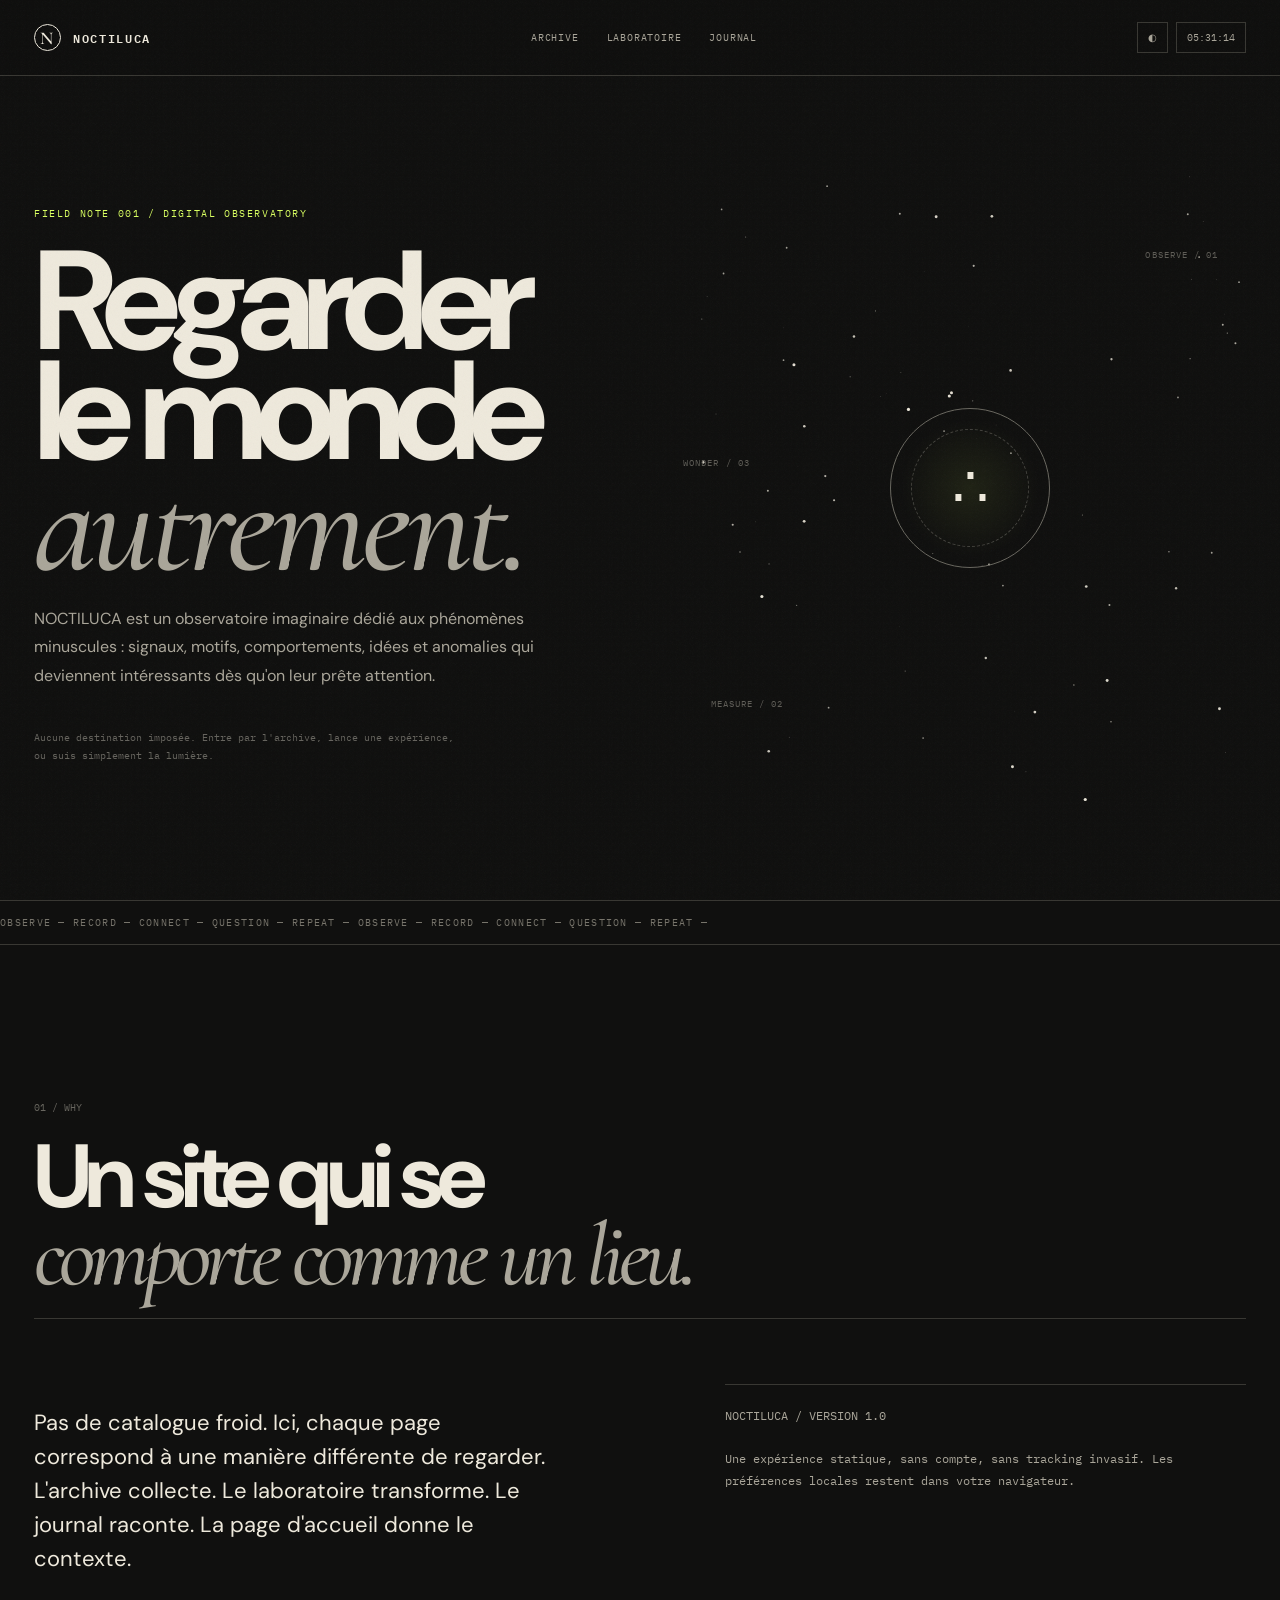
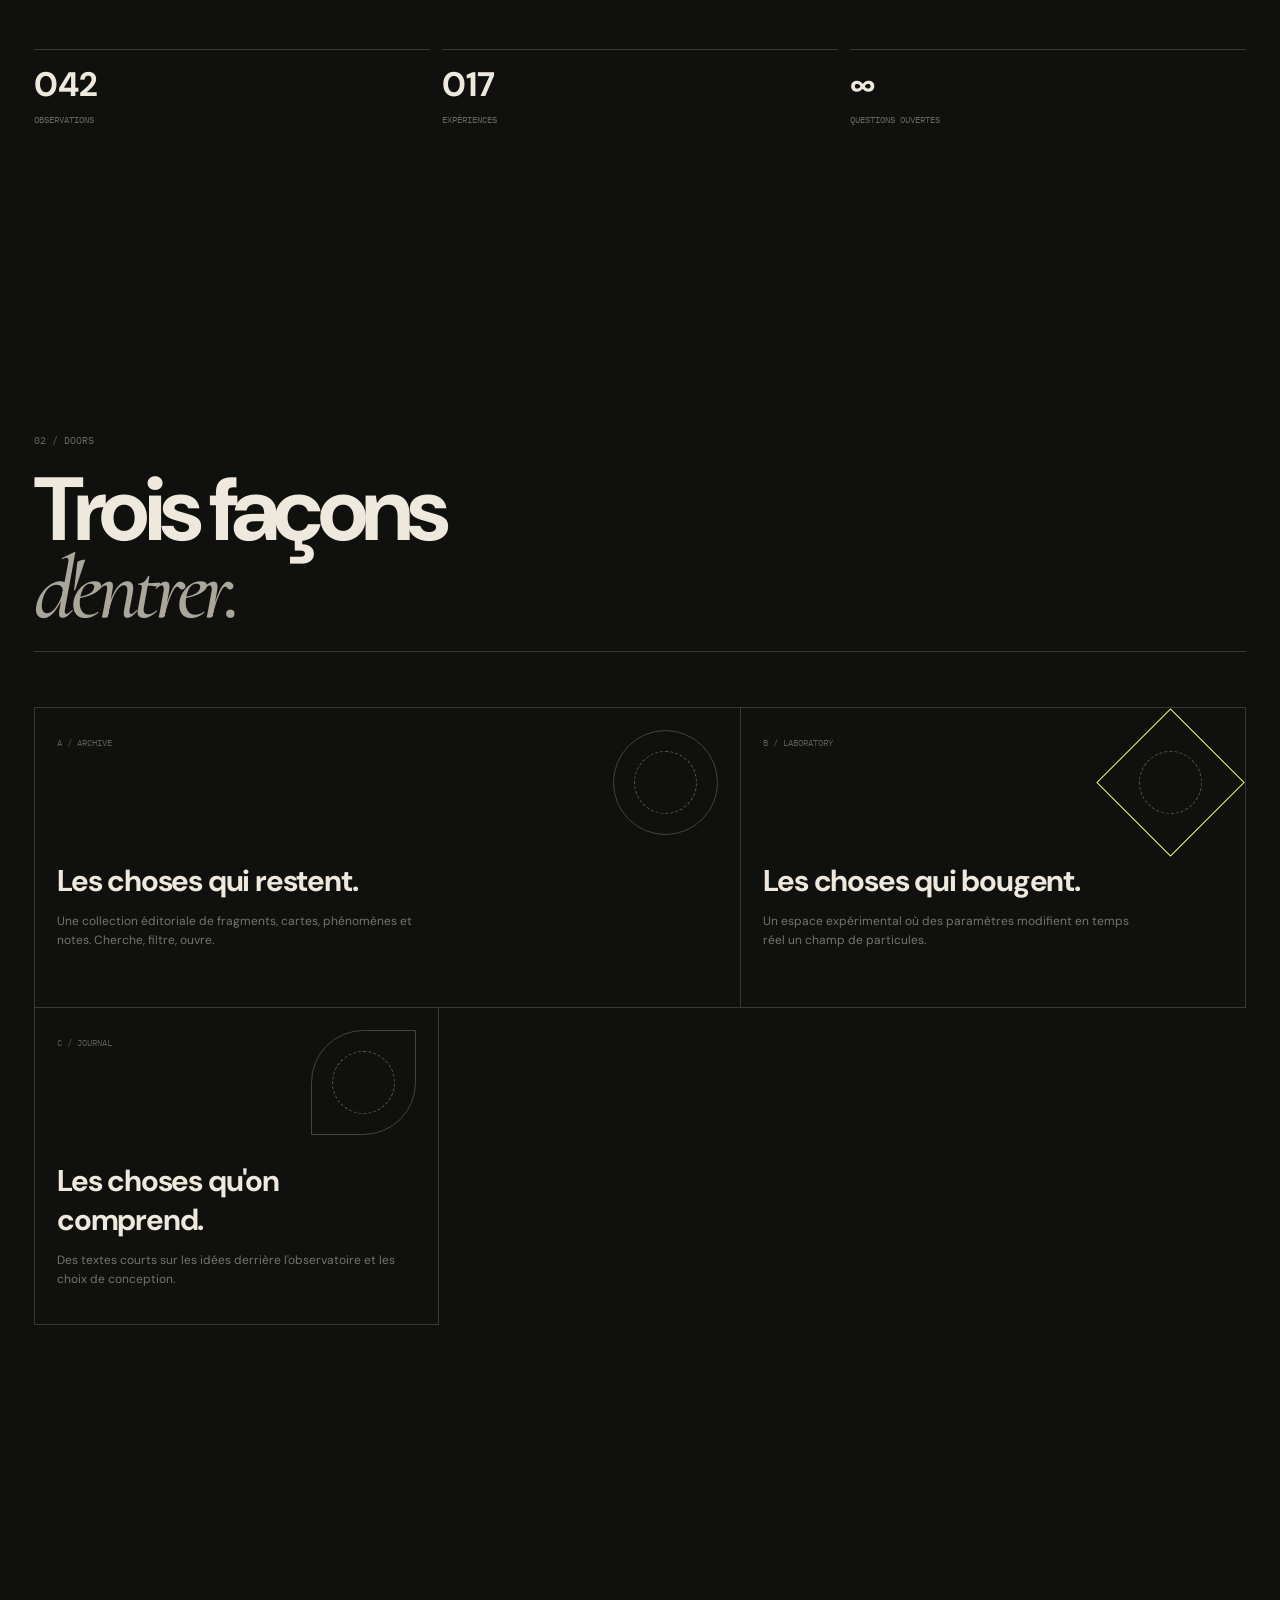
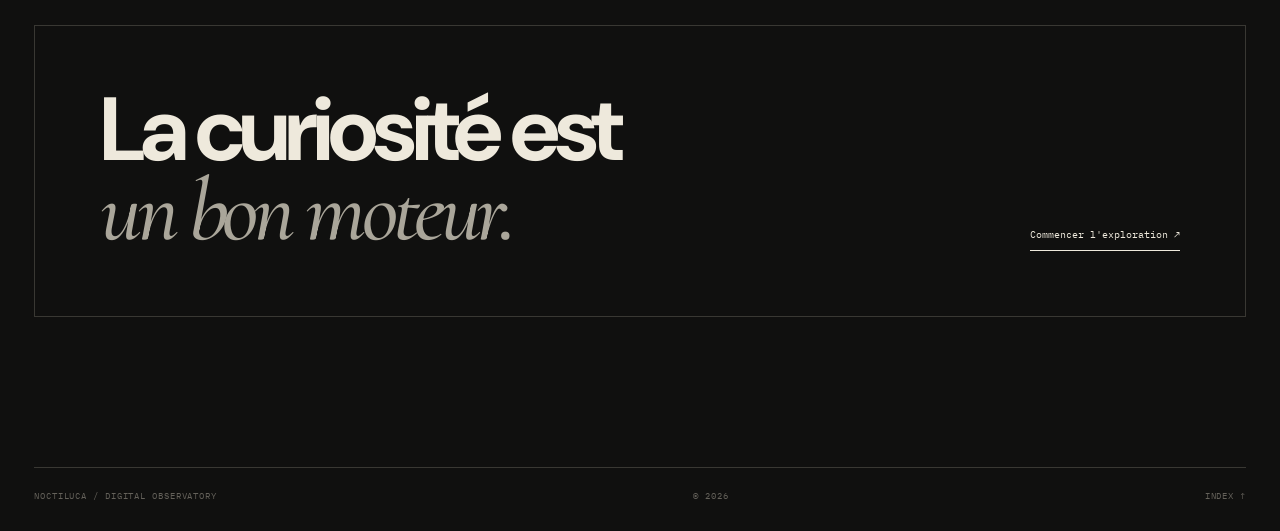
<file: index.html>
<!doctype html><html lang="fr"><head><meta charset="utf-8"><meta name="viewport" content="width=device-width,initial-scale=1"><meta name="description" content="NOCTILUCA — un observatoire numérique pour explorer phénomènes, idées et expériences."><title>NOCTILUCA — Digital Observatory</title><link href="https://fonts.googleapis.com/css2?family=Cormorant+Garamond:ital,wght@0,500;1,500&family=DM+Sans:wght@400;500;600;700&family=IBM+Plex+Mono:wght@400;500&display=swap" rel="stylesheet"><link rel="stylesheet" href="styles.css"></head><body><div class="grain"></div><header class="nav"><a class="logo" href="index.html"><span class="logo-mark">N</span> NOCTILUCA</a><nav class="nav-links"><a class="" href="archive.html">Archive</a><a class="" href="lab.html">Laboratoire</a><a class="" href="journal.html">Journal</a></nav><div class="nav-tools"><button class="mini" id="theme" aria-label="Changer de thème">◐</button><span class="mini" id="clock">00:00:00</span></div></header><main class="page"><section class="hero shell"><div><span class="eyebrow">FIELD NOTE 001 / DIGITAL OBSERVATORY</span><h1>Regarder<br>le monde<br><em>autrement.</em></h1><p class="lead">NOCTILUCA est un observatoire imaginaire dédié aux phénomènes minuscules : signaux, motifs, comportements, idées et anomalies qui deviennent intéressants dès qu'on leur prête attention.</p><p class="hero-note">Aucune destination imposée. Entre par l'archive, lance une expérience, ou suis simplement la lumière.</p></div><div class="portal"><canvas id="stars"></canvas><div class="portal-core"><b>∴</b></div><span class="orbit-label ol1">OBSERVE / 01</span><span class="orbit-label ol2">MEASURE / 02</span><span class="orbit-label ol3">WONDER / 03</span></div></section><div class="marquee"><div class="marquee-track">OBSERVE — RECORD — CONNECT — QUESTION — REPEAT — OBSERVE — RECORD — CONNECT — QUESTION — REPEAT —</div></div><section class="section shell"><div class="section-head"><div><span class="section-no">01 / WHY</span><h2>Un site qui se<br><em>comporte comme un lieu.</em></h2></div></div><div class="manifest"><p>Pas de catalogue froid. Ici, chaque page correspond à une manière différente de regarder. L'archive collecte. Le laboratoire transforme. Le journal raconte. La page d'accueil donne le contexte.</p><aside>NOCTILUCA / VERSION 1.0<br><br>Une expérience statique, sans compte, sans tracking invasif. Les préférences locales restent dans votre navigateur.</aside></div><div class="stats"><div class="stat"><b>042</b><span>observations</span></div><div class="stat"><b>017</b><span>expériences</span></div><div class="stat"><b>∞</b><span>questions ouvertes</span></div></div></section><section class="section shell"><div class="section-head"><div><span class="section-no">02 / DOORS</span><h2>Trois façons<br><em>d'entrer.</em></h2></div></div><div class="tiles"><a class="tile" href="archive.html"><span class="tile-no">A / ARCHIVE</span><div class="tile-art"></div><h3>Les choses qui restent.</h3><p>Une collection éditoriale de fragments, cartes, phénomènes et notes. Cherche, filtre, ouvre.</p></a><a class="tile" href="lab.html"><span class="tile-no">B / LABORATORY</span><div class="tile-art"></div><h3>Les choses qui bougent.</h3><p>Un espace expérimental où des paramètres modifient en temps réel un champ de particules.</p></a><a class="tile" href="journal.html"><span class="tile-no">C / JOURNAL</span><div class="tile-art"></div><h3>Les choses qu'on comprend.</h3><p>Des textes courts sur les idées derrière l'observatoire et les choix de conception.</p></a></div></section><section class="section shell"><div class="cta"><h2>La curiosité est<br><em>un bon moteur.</em></h2><a href="archive.html">Commencer l'exploration ↗</a></div></section></main><footer class="footer shell"><span>NOCTILUCA / DIGITAL OBSERVATORY</span><span>© <span id="year"></span></span><a href="index.html">INDEX ↑</a></footer><script src="app.js"></script></body></html>
</file>
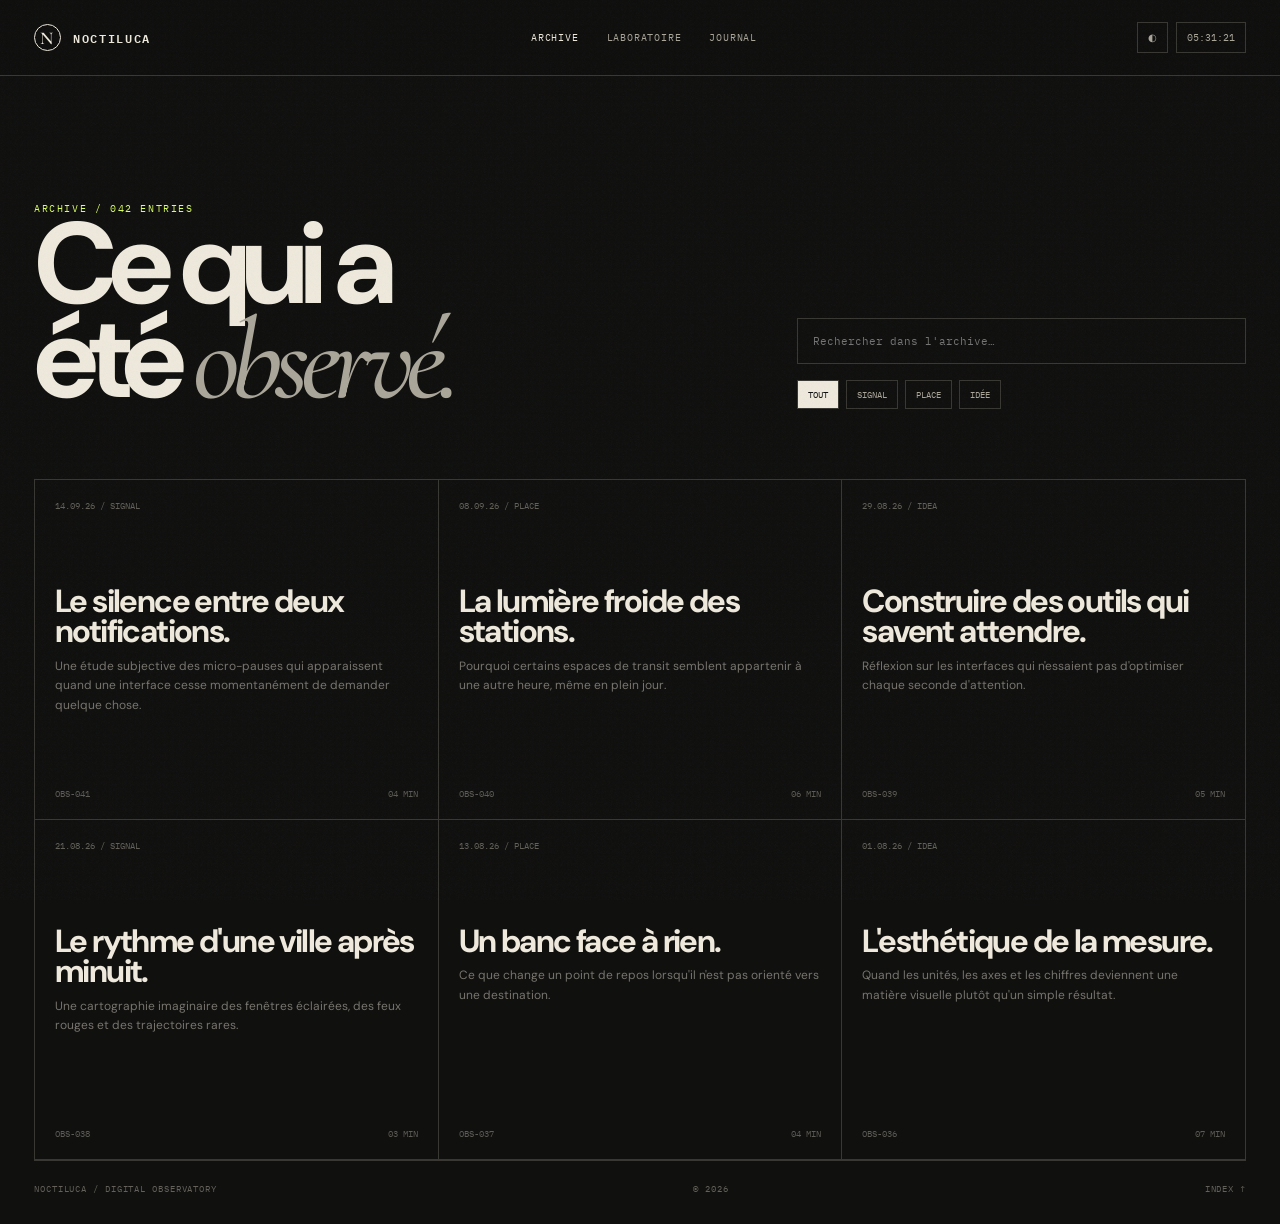
<file: archive.html>
<!doctype html><html lang="fr"><head><meta charset="utf-8"><meta name="viewport" content="width=device-width,initial-scale=1"><title>Archive — NOCTILUCA</title><link href="https://fonts.googleapis.com/css2?family=Cormorant+Garamond:ital,wght@0,500;1,500&family=DM+Sans:wght@400;500;600;700&family=IBM+Plex+Mono:wght@400;500&display=swap" rel="stylesheet"><link rel="stylesheet" href="styles.css"></head><body><div class="grain"></div><header class="nav"><a class="logo" href="index.html"><span class="logo-mark">N</span> NOCTILUCA</a><nav class="nav-links"><a class="active" href="archive.html">Archive</a><a class="" href="lab.html">Laboratoire</a><a class="" href="journal.html">Journal</a></nav><div class="nav-tools"><button class="mini" id="theme" aria-label="Changer de thème">◐</button><span class="mini" id="clock">00:00:00</span></div></header><main class="page shell"><section class="archive-head"><div><span class="eyebrow">ARCHIVE / 042 ENTRIES</span><h1>Ce qui a<br>été <em>observé.</em></h1></div><div class="archive-tools"><div class="search"><input id="query" placeholder="Rechercher dans l'archive…" aria-label="Rechercher"></div><div class="filters"><button class="filter active" data-filter="all">TOUT</button><button class="filter" data-filter="signal">SIGNAL</button><button class="filter" data-filter="place">PLACE</button><button class="filter" data-filter="idea">IDÉE</button></div></div></section><section class="archive-grid">
<article class="entry" data-cat="signal"><span class="entry-date">14.09.26 / SIGNAL</span><h3>Le silence entre deux notifications.</h3><p>Une étude subjective des micro-pauses qui apparaissent quand une interface cesse momentanément de demander quelque chose.</p><div class="entry-foot"><span>OBS-041</span><span>04 MIN</span></div></article>
<article class="entry" data-cat="place"><span class="entry-date">08.09.26 / PLACE</span><h3>La lumière froide des stations.</h3><p>Pourquoi certains espaces de transit semblent appartenir à une autre heure, même en plein jour.</p><div class="entry-foot"><span>OBS-040</span><span>06 MIN</span></div></article>
<article class="entry" data-cat="idea"><span class="entry-date">29.08.26 / IDEA</span><h3>Construire des outils qui savent attendre.</h3><p>Réflexion sur les interfaces qui n'essaient pas d'optimiser chaque seconde d'attention.</p><div class="entry-foot"><span>OBS-039</span><span>05 MIN</span></div></article>
<article class="entry" data-cat="signal"><span class="entry-date">21.08.26 / SIGNAL</span><h3>Le rythme d'une ville après minuit.</h3><p>Une cartographie imaginaire des fenêtres éclairées, des feux rouges et des trajectoires rares.</p><div class="entry-foot"><span>OBS-038</span><span>03 MIN</span></div></article>
<article class="entry" data-cat="place"><span class="entry-date">13.08.26 / PLACE</span><h3>Un banc face à rien.</h3><p>Ce que change un point de repos lorsqu'il n'est pas orienté vers une destination.</p><div class="entry-foot"><span>OBS-037</span><span>04 MIN</span></div></article>
<article class="entry" data-cat="idea"><span class="entry-date">01.08.26 / IDEA</span><h3>L'esthétique de la mesure.</h3><p>Quand les unités, les axes et les chiffres deviennent une matière visuelle plutôt qu'un simple résultat.</p><div class="entry-foot"><span>OBS-036</span><span>07 MIN</span></div></article>
</section></main><footer class="footer shell"><span>NOCTILUCA / DIGITAL OBSERVATORY</span><span>© <span id="year"></span></span><a href="index.html">INDEX ↑</a></footer><script src="app.js"></script></body></html>
</file>
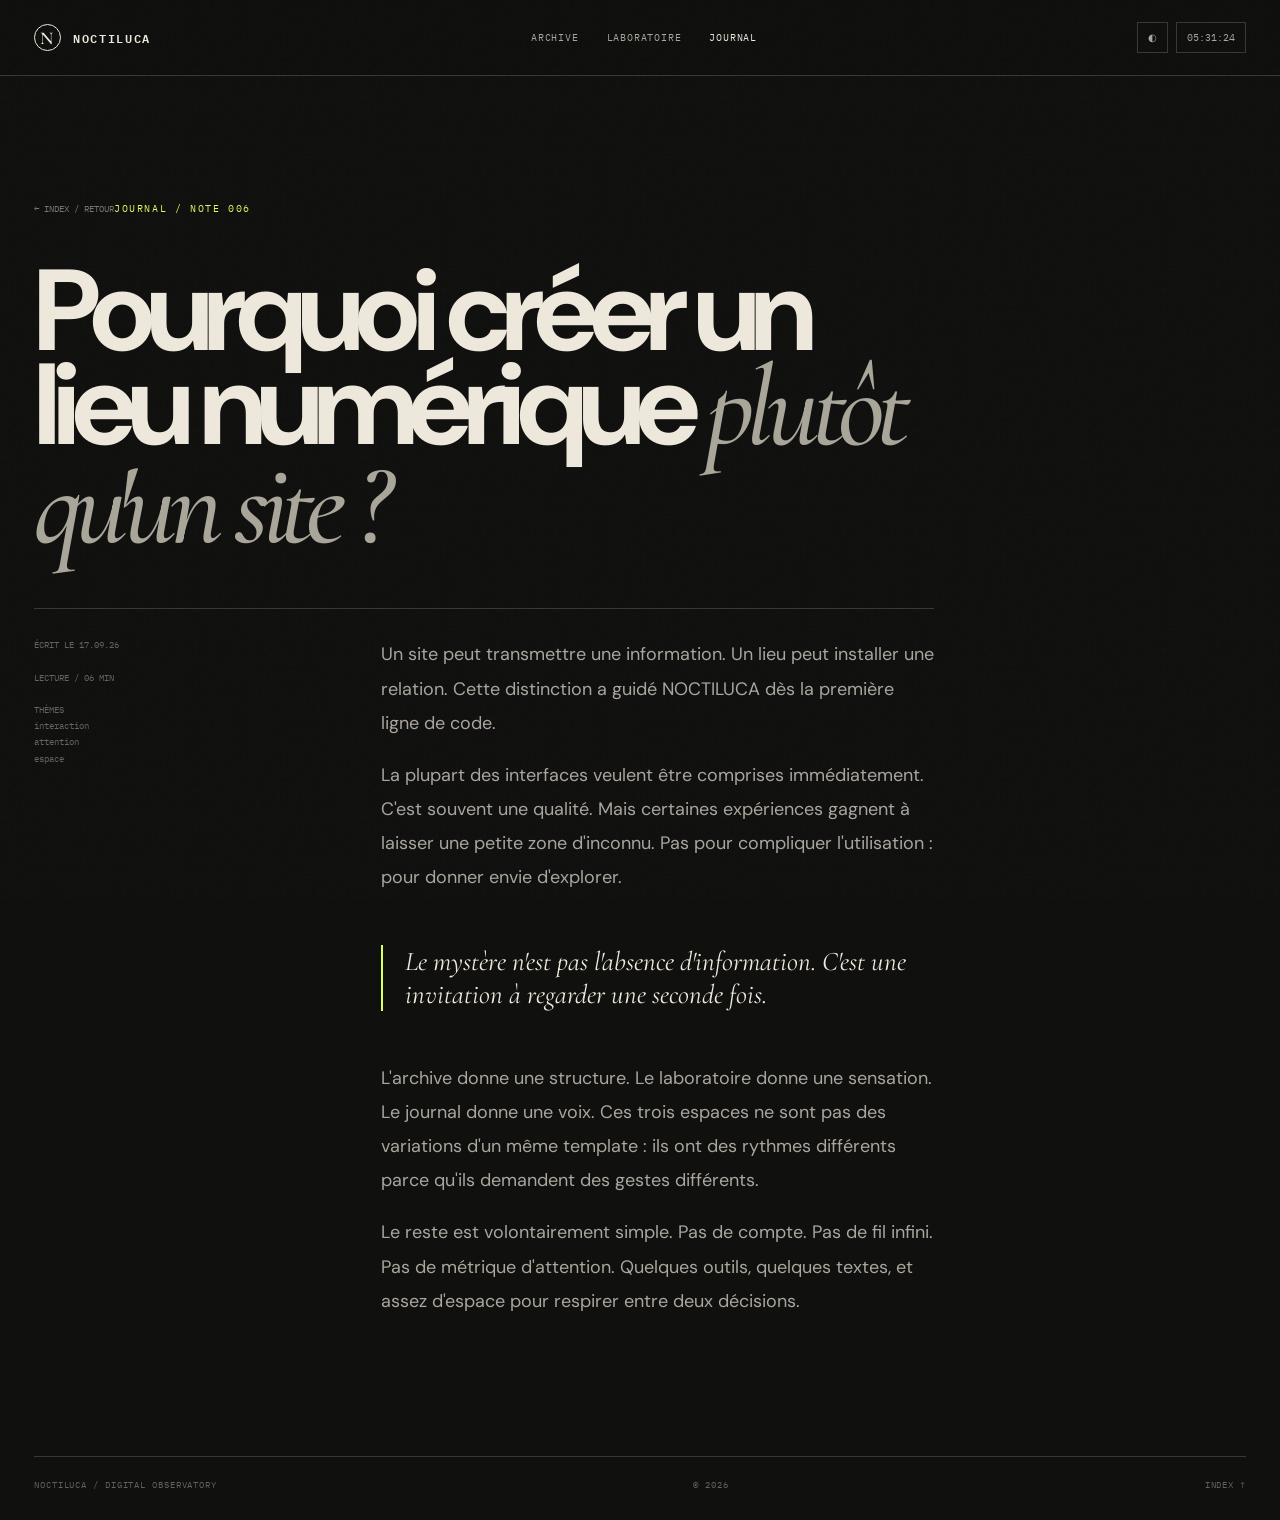
<file: journal.html>
<!doctype html><html lang="fr"><head><meta charset="utf-8"><meta name="viewport" content="width=device-width,initial-scale=1"><title>Journal — NOCTILUCA</title><link href="https://fonts.googleapis.com/css2?family=Cormorant+Garamond:ital,wght@0,500;1,500&family=DM+Sans:wght@400;500;600;700&family=IBM+Plex+Mono:wght@400;500&display=swap" rel="stylesheet"><link rel="stylesheet" href="styles.css"></head><body><div class="grain"></div><header class="nav"><a class="logo" href="index.html"><span class="logo-mark">N</span> NOCTILUCA</a><nav class="nav-links"><a class="" href="archive.html">Archive</a><a class="" href="lab.html">Laboratoire</a><a class="active" href="journal.html">Journal</a></nav><div class="nav-tools"><button class="mini" id="theme" aria-label="Changer de thème">◐</button><span class="mini" id="clock">00:00:00</span></div></header><main class="page shell"><article class="article"><a class="back" href="index.html">← INDEX / RETOUR</a><span class="eyebrow">JOURNAL / NOTE 006</span><h1>Pourquoi créer un lieu numérique <em>plutôt qu'un site ?</em></h1><div class="article-body"><aside>ÉCRIT LE 17.09.26<br><br>LECTURE / 06 MIN<br><br>THÈMES<br>interaction<br>attention<br>espace</aside><main><p>Un site peut transmettre une information. Un lieu peut installer une relation. Cette distinction a guidé NOCTILUCA dès la première ligne de code.</p><p>La plupart des interfaces veulent être comprises immédiatement. C'est souvent une qualité. Mais certaines expériences gagnent à laisser une petite zone d'inconnu. Pas pour compliquer l'utilisation : pour donner envie d'explorer.</p><blockquote>Le mystère n'est pas l'absence d'information. C'est une invitation à regarder une seconde fois.</blockquote><p>L'archive donne une structure. Le laboratoire donne une sensation. Le journal donne une voix. Ces trois espaces ne sont pas des variations d'un même template : ils ont des rythmes différents parce qu'ils demandent des gestes différents.</p><p>Le reste est volontairement simple. Pas de compte. Pas de fil infini. Pas de métrique d'attention. Quelques outils, quelques textes, et assez d'espace pour respirer entre deux décisions.</p></main></div></article></main><footer class="footer shell"><span>NOCTILUCA / DIGITAL OBSERVATORY</span><span>© <span id="year"></span></span><a href="index.html">INDEX ↑</a></footer><script src="app.js"></script></body></html>
</file>
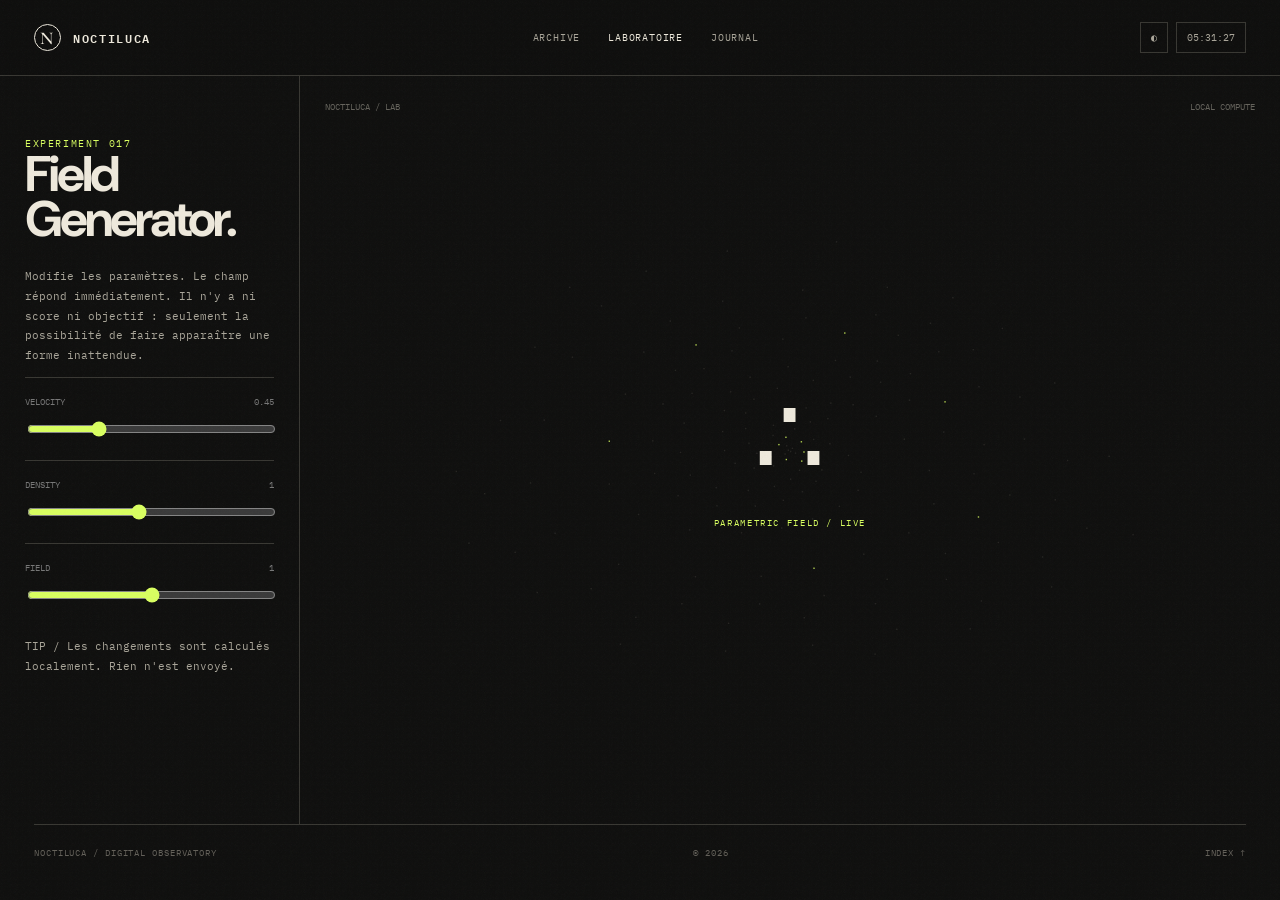
<file: lab.html>
<!doctype html><html lang="fr"><head><meta charset="utf-8"><meta name="viewport" content="width=device-width,initial-scale=1"><title>Laboratoire — NOCTILUCA</title><link href="https://fonts.googleapis.com/css2?family=Cormorant+Garamond:ital,wght@0,500;1,500&family=DM+Sans:wght@400;500;600;700&family=IBM+Plex+Mono:wght@400;500&display=swap" rel="stylesheet"><link rel="stylesheet" href="styles.css"></head><body><div class="grain"></div><header class="nav"><a class="logo" href="index.html"><span class="logo-mark">N</span> NOCTILUCA</a><nav class="nav-links"><a class="" href="archive.html">Archive</a><a class="active" href="lab.html">Laboratoire</a><a class="" href="journal.html">Journal</a></nav><div class="nav-tools"><button class="mini" id="theme" aria-label="Changer de thème">◐</button><span class="mini" id="clock">00:00:00</span></div></header><main class="page lab"><aside class="lab-side"><span class="eyebrow">EXPERIMENT 017</span><h1>Field<br>Generator.</h1><p>Modifie les paramètres. Le champ répond immédiatement. Il n'y a ni score ni objectif : seulement la possibilité de faire apparaître une forme inattendue.</p><div class="control"><label>VELOCITY <span id="v-speed">0.45</span></label><input class="range" data-range="speed" type="range" min=".05" max="1.5" step=".05" value=".45"></div><div class="control"><label>DENSITY <span id="v-density">1</span></label><input class="range" data-range="density" type="range" min=".2" max="2" step=".1" value="1"></div><div class="control"><label>FIELD <span id="v-field">1</span></label><input class="range" data-range="field" type="range" min="0" max="2" step=".1" value="1"></div><p>TIP / Les changements sont calculés localement. Rien n'est envoyé.</p></aside><section class="lab-main"><canvas id="labCanvas"></canvas><div class="lab-hud"><span>NOCTILUCA / LAB</span><span>LOCAL COMPUTE</span></div><div class="lab-center"><strong>∴</strong><span>PARAMETRIC FIELD / LIVE</span></div></section></main><footer class="footer shell"><span>NOCTILUCA / DIGITAL OBSERVATORY</span><span>© <span id="year"></span></span><a href="index.html">INDEX ↑</a></footer><script src="app.js"></script></body></html>
</file>
<file: styles.css>
:root{--ink:#10100f;--paper:#eee9dc;--dim:#aaa69a;--line:#393833;--acid:#d9ff61;--rust:#e07b52;--blue:#86b8ff;--max:1380px;--mono:"IBM Plex Mono",monospace;--sans:"DM Sans",system-ui,sans-serif;--serif:"Cormorant Garamond",serif}*{box-sizing:border-box}html{scroll-behavior:smooth}body{margin:0;background:var(--ink);color:var(--paper);font-family:var(--sans);overflow-x:hidden}body.light{--ink:#e9e4d7;--paper:#171715;--dim:#65635b;--line:#b9b4a6}.grain{position:fixed;inset:0;pointer-events:none;z-index:100;opacity:.035;background-image:url("data:image/svg+xml,%3Csvg xmlns='http://www.w3.org/2000/svg' width='180' height='180'%3E%3Cfilter id='n'%3E%3CfeTurbulence baseFrequency='.85' numOctaves='4' stitchTiles='stitch'/%3E%3C/filter%3E%3Crect width='100%25' height='100%25' filter='url(%23n)'/%3E%3C/svg%3E")}a{color:inherit;text-decoration:none}button,input{font:inherit}.nav{position:fixed;z-index:80;top:0;left:0;right:0;height:76px;padding:0 34px;display:flex;align-items:center;justify-content:space-between;border-bottom:1px solid var(--line);background:color-mix(in srgb,var(--ink) 82%,transparent);backdrop-filter:blur(16px)}.logo{font:600 12px var(--mono);letter-spacing:.14em;display:flex;align-items:center;gap:12px}.logo-mark{width:27px;height:27px;border:1px solid currentColor;border-radius:50%;display:grid;place-items:center;font-family:var(--serif);font-size:18px}.nav-links{display:flex;gap:28px;font:10px var(--mono);letter-spacing:.08em;text-transform:uppercase;color:var(--dim)}.nav-links a:hover,.nav-links a.active{color:var(--paper)}.nav-tools{display:flex;gap:8px}.mini{background:none;border:1px solid var(--line);color:var(--dim);padding:8px 10px;font:10px var(--mono);cursor:pointer}.shell{width:min(var(--max),calc(100% - 68px));margin:auto}.page{padding-top:76px}.eyebrow{font:10px var(--mono);letter-spacing:.16em;color:var(--acid);text-transform:uppercase}.hero{min-height:calc(100vh - 76px);display:grid;grid-template-columns:1.05fr .95fr;align-items:center;gap:50px;position:relative}.hero h1{font-size:clamp(72px,11vw,170px);line-height:.78;letter-spacing:-.075em;margin:25px 0}.hero h1 em{font-family:var(--serif);font-weight:500;color:#aaa69a;letter-spacing:-.04em}.lead{max-width:520px;color:var(--dim);font-size:16px;line-height:1.8}.hero-note{font:10px var(--mono);color:#66645e;max-width:420px;line-height:1.8;margin-top:38px}.portal{height:min(650px,70vh);position:relative;display:grid;place-items:center}.portal canvas{position:absolute;inset:0;width:100%;height:100%}.portal-core{width:160px;height:160px;border:1px solid #69675f;border-radius:50%;display:grid;place-items:center;position:relative;background:radial-gradient(circle,rgba(217,255,97,.08),transparent 62%)}.portal-core:before{content:"";position:absolute;inset:20px;border:1px dashed #44433e;border-radius:50%;animation:spin 18s linear infinite}.portal-core b{font:500 58px var(--serif)}.orbit-label{position:absolute;font:9px var(--mono);letter-spacing:.12em;color:#5f5d57}.ol1{top:12%;right:5%}.ol2{bottom:15%;left:3%}.ol3{top:45%;left:-2%}.marquee{border-block:1px solid var(--line);overflow:hidden;white-space:nowrap}.marquee-track{display:inline-flex;gap:42px;padding:15px 0;font:10px var(--mono);letter-spacing:.13em;color:#77746b;animation:marquee 28s linear infinite}.section{padding:150px 0}.section-head{display:flex;justify-content:space-between;align-items:flex-end;border-bottom:1px solid var(--line);padding-bottom:24px}.section-no{font:10px var(--mono);color:#68665f}.section h2{font-size:clamp(48px,7vw,92px);letter-spacing:-.065em;line-height:.86;margin:22px 0 0}.section h2 em{font-family:var(--serif);font-weight:500;color:#aaa69a}.manifest{display:grid;grid-template-columns:1fr 1fr;gap:14%;margin-top:65px}.manifest p{font-size:22px;line-height:1.55;max-width:570px}.manifest aside{border-top:1px solid var(--line);padding-top:20px;color:var(--dim);font:12px var(--mono);line-height:1.8}.stats{display:grid;grid-template-columns:repeat(3,1fr);gap:12px;margin-top:50px}.stat{border-top:1px solid var(--line);padding-top:12px}.stat b{font-size:34px;display:block}.stat span{font:9px var(--mono);color:#69665e;text-transform:uppercase}.tiles{display:grid;grid-template-columns:repeat(12,1fr);margin-top:55px;border-top:1px solid var(--line);border-left:1px solid var(--line)}.tile{min-height:300px;grid-column:span 4;border-right:1px solid var(--line);border-bottom:1px solid var(--line);padding:22px;position:relative;overflow:hidden;transition:.4s}.tile:nth-child(1),.tile:nth-child(4){grid-column:span 7}.tile:nth-child(2),.tile:nth-child(5){grid-column:span 5}.tile:hover{background:#161615}.tile-no{font:9px var(--mono);color:#5d5b55}.tile h3{font-size:30px;letter-spacing:-.04em;margin:110px 0 7px}.tile p{color:#77746d;font-size:12px;line-height:1.65;max-width:390px}.tile-art{position:absolute;right:22px;top:22px;width:105px;height:105px;border:1px solid #45443f;border-radius:50%}.tile-art:before{content:"";position:absolute;inset:20px;border:1px dashed #5b5952;border-radius:50%;animation:spin 9s linear infinite}.tile:nth-child(2) .tile-art{border-radius:0;transform:rotate(45deg);border-color:var(--acid)}.tile:nth-child(3) .tile-art{border-radius:50% 0 50% 0}.tile:nth-child(4) .tile-art{width:160px;height:80px;border-radius:50%;border-color:var(--rust)}.tile:nth-child(5) .tile-art{width:130px;height:130px;border-radius:0;border-color:var(--blue)}.cta{border:1px solid var(--line);padding:65px;display:flex;justify-content:space-between;align-items:flex-end;gap:30px}.cta h2{font-size:clamp(45px,7vw,90px);line-height:.88;letter-spacing:-.06em;margin:0}.cta h2 em{font-family:var(--serif);font-weight:500}.cta a{border-bottom:1px solid var(--paper);padding-bottom:9px;font:10px var(--mono);white-space:nowrap}.footer{border-top:1px solid var(--line);padding:22px 0 30px;display:flex;justify-content:space-between;color:#64615a;font:9px var(--mono);letter-spacing:.1em}.archive-head{padding:120px 0 70px;display:grid;grid-template-columns:1fr .7fr;gap:10%}.archive-head h1{font-size:clamp(60px,9vw,125px);line-height:.82;letter-spacing:-.07em;margin:0}.archive-head h1 em{font-family:var(--serif);font-weight:500;color:#aaa69a}.archive-tools{display:flex;flex-direction:column;justify-content:end;gap:16px}.search{border:1px solid var(--line);display:flex}.search input{width:100%;background:none;border:0;outline:0;color:var(--paper);padding:15px;font:11px var(--mono)}.filters{display:flex;flex-wrap:wrap;gap:7px}.filter{border:1px solid var(--line);background:none;color:var(--dim);padding:8px 10px;font:9px var(--mono);cursor:pointer}.filter.active{color:var(--ink);background:var(--paper)}.archive-grid{display:grid;grid-template-columns:repeat(3,1fr);border-top:1px solid var(--line);border-left:1px solid var(--line)}.entry{min-height:340px;border-right:1px solid var(--line);border-bottom:1px solid var(--line);padding:20px;display:flex;flex-direction:column;cursor:pointer;transition:.35s}.entry:hover{background:#151514}.entry-date{font:9px var(--mono);color:#626058}.entry h3{font-size:32px;line-height:.95;letter-spacing:-.05em;margin:75px 0 10px}.entry p{font-size:12px;color:#77746d;line-height:1.65;margin:0}.entry-foot{margin-top:auto;padding-top:25px;display:flex;justify-content:space-between;font:9px var(--mono);color:#5d5b55}.lab{min-height:calc(100vh - 76px);display:grid;grid-template-columns:300px 1fr}.lab-side{border-right:1px solid var(--line);padding:55px 25px}.lab-side h1{font-size:50px;letter-spacing:-.06em;line-height:.9;margin:0 0 25px}.lab-side p{font:11px var(--mono);color:var(--dim);line-height:1.8}.control{border-top:1px solid var(--line);padding:18px 0}.control label{display:flex;justify-content:space-between;font:9px var(--mono);color:#777}.range{width:100%;accent-color:var(--acid);margin-top:14px}.lab-main{position:relative;display:grid;place-items:center;overflow:hidden}.lab-main canvas{position:absolute;inset:0;width:100%;height:100%}.lab-hud{position:absolute;inset:25px;pointer-events:none;font:9px var(--mono);color:#65635c;display:flex;justify-content:space-between}.lab-center{z-index:2;text-align:center;pointer-events:none}.lab-center strong{display:block;font:clamp(60px,9vw,130px) var(--serif);font-weight:500}.lab-center span{font:9px var(--mono);letter-spacing:.18em;color:var(--acid)}.article{max-width:900px;padding:120px 0}.article .eyebrow{margin-bottom:22px}.article h1{font-size:clamp(60px,9vw,125px);line-height:.82;letter-spacing:-.07em;margin:0 0 55px}.article h1 em{font-family:var(--serif);font-weight:500;color:#aaa69a}.article-body{display:grid;grid-template-columns:1fr 2fr;gap:70px;border-top:1px solid var(--line);padding-top:28px}.article-body aside{font:9px var(--mono);color:#66645d;line-height:1.8}.article-body main{font-size:18px;line-height:1.9;color:#aaa69e}.article-body main p{margin-top:0}.article-body main blockquote{border-left:2px solid var(--acid);padding-left:22px;margin:50px 0;font:italic 27px var(--serif);color:var(--paper)}.back{font:9px var(--mono);color:#777;display:inline-block;margin-bottom:50px}.notfound{min-height:100vh;display:grid;place-items:center;text-align:center}.notfound h1{font-size:18vw;line-height:.8;letter-spacing:-.08em;margin:0}.notfound p{color:var(--dim);font:11px var(--mono)}@keyframes spin{to{transform:rotate(360deg)}}@keyframes marquee{to{transform:translateX(-50%)}}@media(max-width:850px){.nav{padding:0 18px}.nav-links{display:none}.shell{width:calc(100% - 36px)}.hero{grid-template-columns:1fr;padding:90px 0 50px}.hero h1{font-size:clamp(66px,17vw,105px)}.portal{height:420px}.manifest,.archive-head,.article-body{grid-template-columns:1fr;gap:40px}.section{padding:110px 0}.archive-grid{grid-template-columns:1fr 1fr}.lab{display:block}.lab-side{border-right:0;border-bottom:1px solid var(--line);padding:35px 18px}.lab-main{height:65vh}.tiles{display:block}.tile{min-height:330px;border-left:0}.cta{padding:35px;display:block}.cta a{display:inline-block;margin-top:35px}.footer{gap:12px;flex-wrap:wrap}.article{padding:80px 0}.article-body main{font-size:16px}}@media(max-width:520px){.archive-grid{grid-template-columns:1fr}.hero-meta{display:none}.stats{grid-template-columns:1fr}.section-head{display:block}.tile h3{margin-top:125px}.lab-main{height:70vh}}@media(prefers-reduced-motion:reduce){*,*:before,*:after{animation-duration:.001ms!important;scroll-behavior:auto!important;transition:none!important}}
</file>
